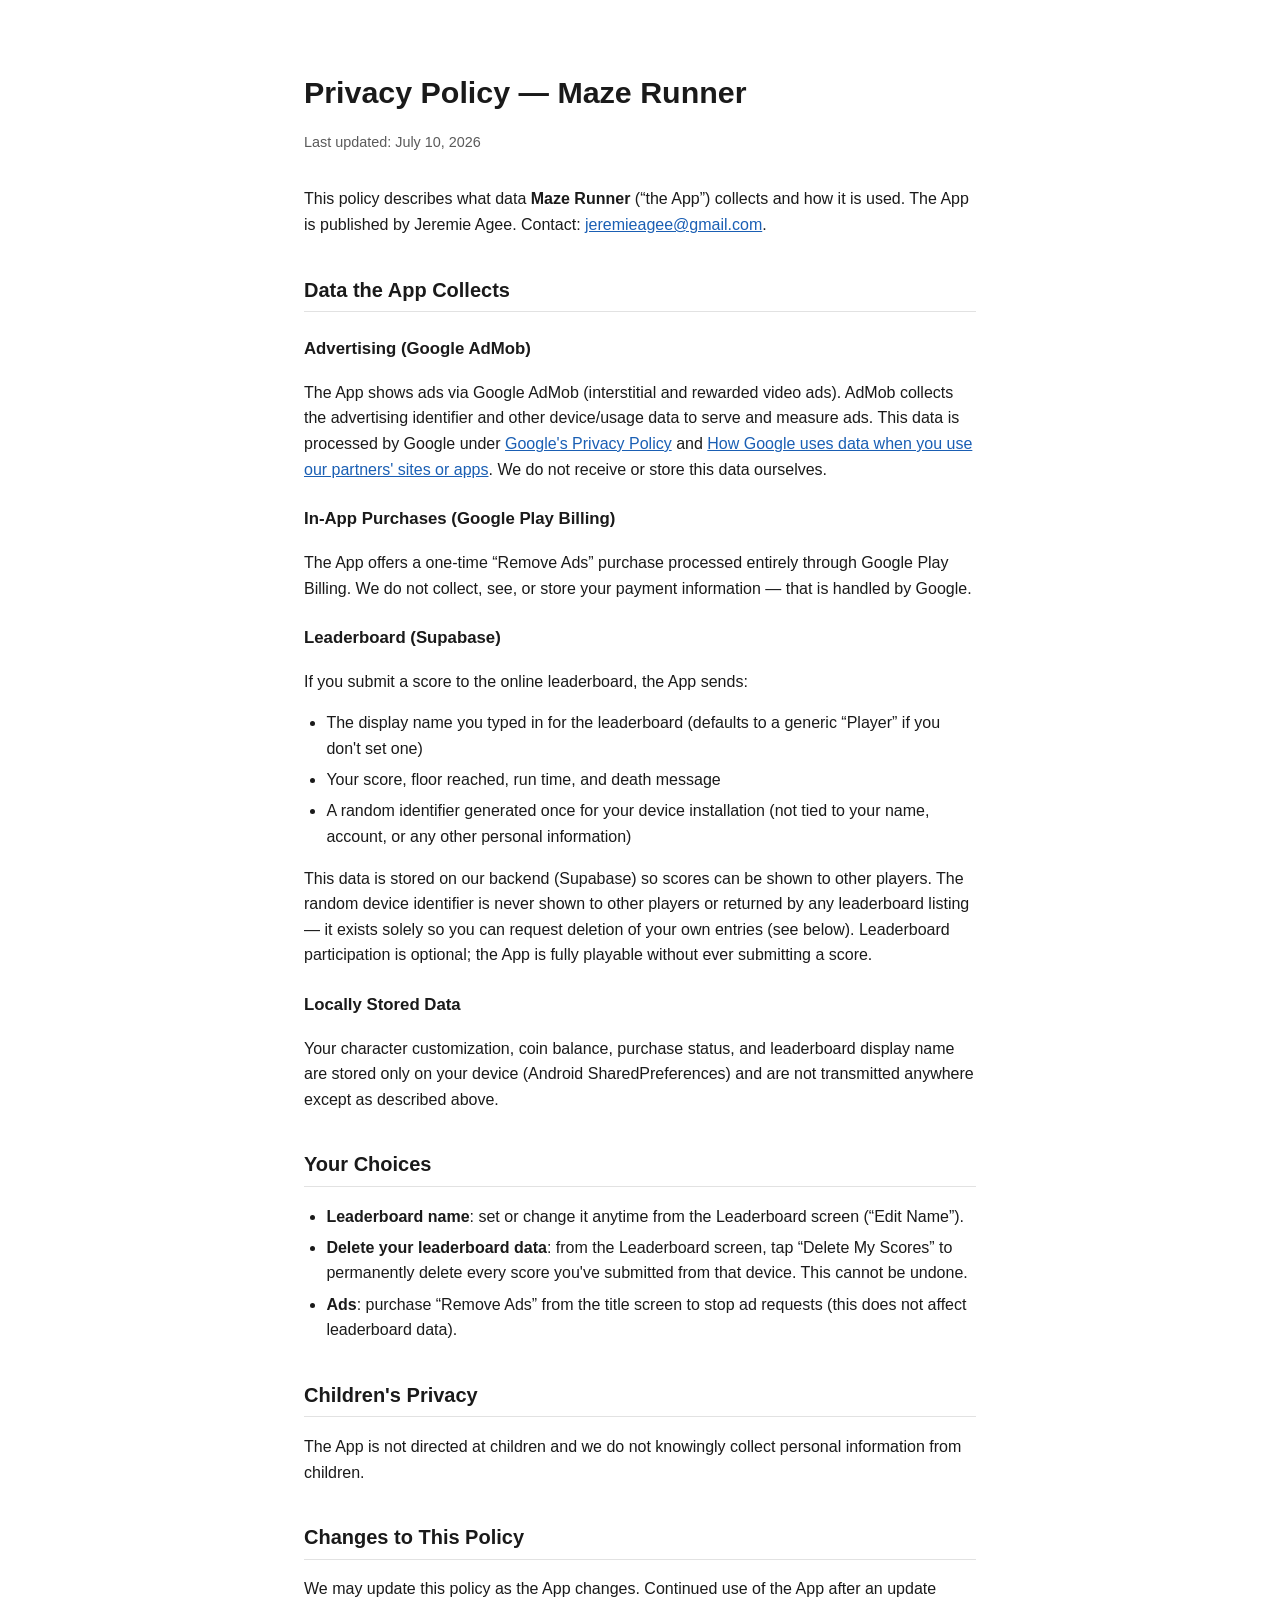
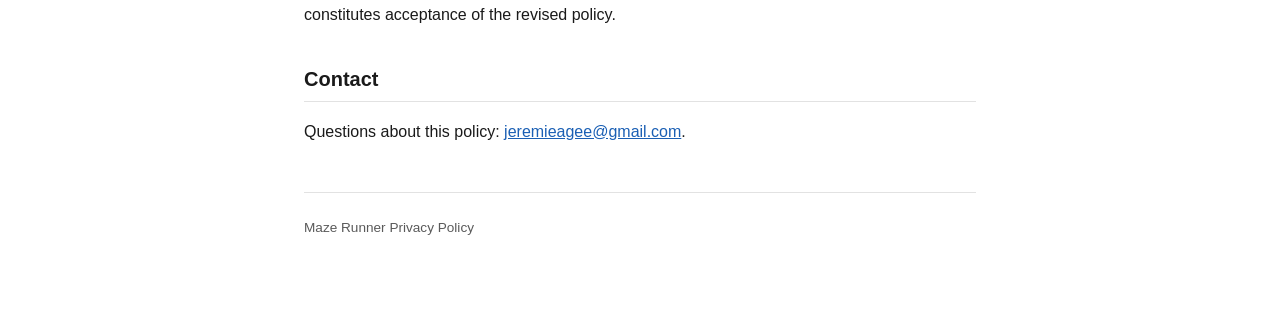
<file: privacy-policy/index.html>
<!DOCTYPE html>
<html lang="en">
<head>
<meta charset="UTF-8">
<meta name="viewport" content="width=device-width, initial-scale=1.0">
<title>Privacy Policy — Maze Runner</title>
<style>
  :root {
    color-scheme: light dark;
    --bg: #ffffff;
    --fg: #1a1a1a;
    --muted: #5a5a5a;
    --border: #e2e2e2;
    --link: #1a5fb4;
    --code-bg: #f2f2f2;
  }
  @media (prefers-color-scheme: dark) {
    :root {
      --bg: #14161a;
      --fg: #eaeaea;
      --muted: #a3a3a3;
      --border: #2c2f36;
      --link: #6ea8fe;
      --code-bg: #1f2228;
    }
  }
  * { box-sizing: border-box; }
  body {
    margin: 0;
    padding: 0;
    background: var(--bg);
    color: var(--fg);
    font-family: -apple-system, BlinkMacSystemFont, "Segoe UI", Roboto, Helvetica, Arial, sans-serif;
    line-height: 1.6;
  }
  main {
    max-width: 720px;
    margin: 0 auto;
    padding: 3rem 1.5rem 5rem;
  }
  h1 {
    font-size: 1.9rem;
    margin-bottom: 0.25rem;
  }
  .updated {
    color: var(--muted);
    font-size: 0.9rem;
    margin-bottom: 2rem;
  }
  h2 {
    font-size: 1.25rem;
    margin-top: 2.25rem;
    padding-bottom: 0.35rem;
    border-bottom: 1px solid var(--border);
  }
  h3 {
    font-size: 1.05rem;
    margin-top: 1.5rem;
  }
  p, li {
    font-size: 1rem;
  }
  ul {
    padding-left: 1.4rem;
  }
  li + li {
    margin-top: 0.35rem;
  }
  a {
    color: var(--link);
  }
  code {
    background: var(--code-bg);
    padding: 0.1rem 0.35rem;
    border-radius: 4px;
    font-size: 0.9em;
  }
  .app-name {
    font-weight: 600;
  }
  footer {
    margin-top: 3rem;
    padding-top: 1.5rem;
    border-top: 1px solid var(--border);
    color: var(--muted);
    font-size: 0.85rem;
  }
</style>
</head>
<body>
<main>

<h1>Privacy Policy — Maze Runner</h1>
<p class="updated">Last updated: July 10, 2026</p>

<p>This policy describes what data <span class="app-name">Maze Runner</span> (&ldquo;the App&rdquo;)
collects and how it is used. The App is published by Jeremie Agee. Contact:
<a href="mailto:jeremieagee@gmail.com">jeremieagee@gmail.com</a>.</p>

<h2>Data the App Collects</h2>

<h3>Advertising (Google AdMob)</h3>
<p>The App shows ads via Google AdMob (interstitial and rewarded video ads).
AdMob collects the advertising identifier and other device/usage data to
serve and measure ads. This data is processed by Google under
<a href="https://policies.google.com/privacy" target="_blank" rel="noopener">Google's Privacy Policy</a>
and
<a href="https://policies.google.com/technologies/partner-sites" target="_blank" rel="noopener">How Google uses data when you use our partners' sites or apps</a>.
We do not receive or store this data ourselves.</p>

<h3>In-App Purchases (Google Play Billing)</h3>
<p>The App offers a one-time &ldquo;Remove Ads&rdquo; purchase processed entirely through
Google Play Billing. We do not collect, see, or store your payment
information &mdash; that is handled by Google.</p>

<h3>Leaderboard (Supabase)</h3>
<p>If you submit a score to the online leaderboard, the App sends:</p>
<ul>
  <li>The display name you typed in for the leaderboard (defaults to a generic
    &ldquo;Player&rdquo; if you don't set one)</li>
  <li>Your score, floor reached, run time, and death message</li>
  <li>A random identifier generated once for your device installation (not tied
    to your name, account, or any other personal information)</li>
</ul>
<p>This data is stored on our backend (Supabase) so scores can be shown to other
players. The random device identifier is never shown to other players or
returned by any leaderboard listing &mdash; it exists solely so you can request
deletion of your own entries (see below). Leaderboard participation is
optional; the App is fully playable without ever submitting a score.</p>

<h3>Locally Stored Data</h3>
<p>Your character customization, coin balance, purchase status, and leaderboard
display name are stored only on your device (Android SharedPreferences) and
are not transmitted anywhere except as described above.</p>

<h2>Your Choices</h2>
<ul>
  <li><strong>Leaderboard name</strong>: set or change it anytime from the Leaderboard screen
    (&ldquo;Edit Name&rdquo;).</li>
  <li><strong>Delete your leaderboard data</strong>: from the Leaderboard screen, tap
    &ldquo;Delete My Scores&rdquo; to permanently delete every score you've submitted from
    that device. This cannot be undone.</li>
  <li><strong>Ads</strong>: purchase &ldquo;Remove Ads&rdquo; from the title screen to stop ad requests
    (this does not affect leaderboard data).</li>
</ul>

<h2>Children's Privacy</h2>
<p>The App is not directed at children and we do not knowingly collect personal
information from children.</p>

<h2>Changes to This Policy</h2>
<p>We may update this policy as the App changes. Continued use of the App after
an update constitutes acceptance of the revised policy.</p>

<h2>Contact</h2>
<p>Questions about this policy: <a href="mailto:jeremieagee@gmail.com">jeremieagee@gmail.com</a>.</p>

<footer>
  Maze Runner Privacy Policy
</footer>

</main>
</body>
</html>
</file>
